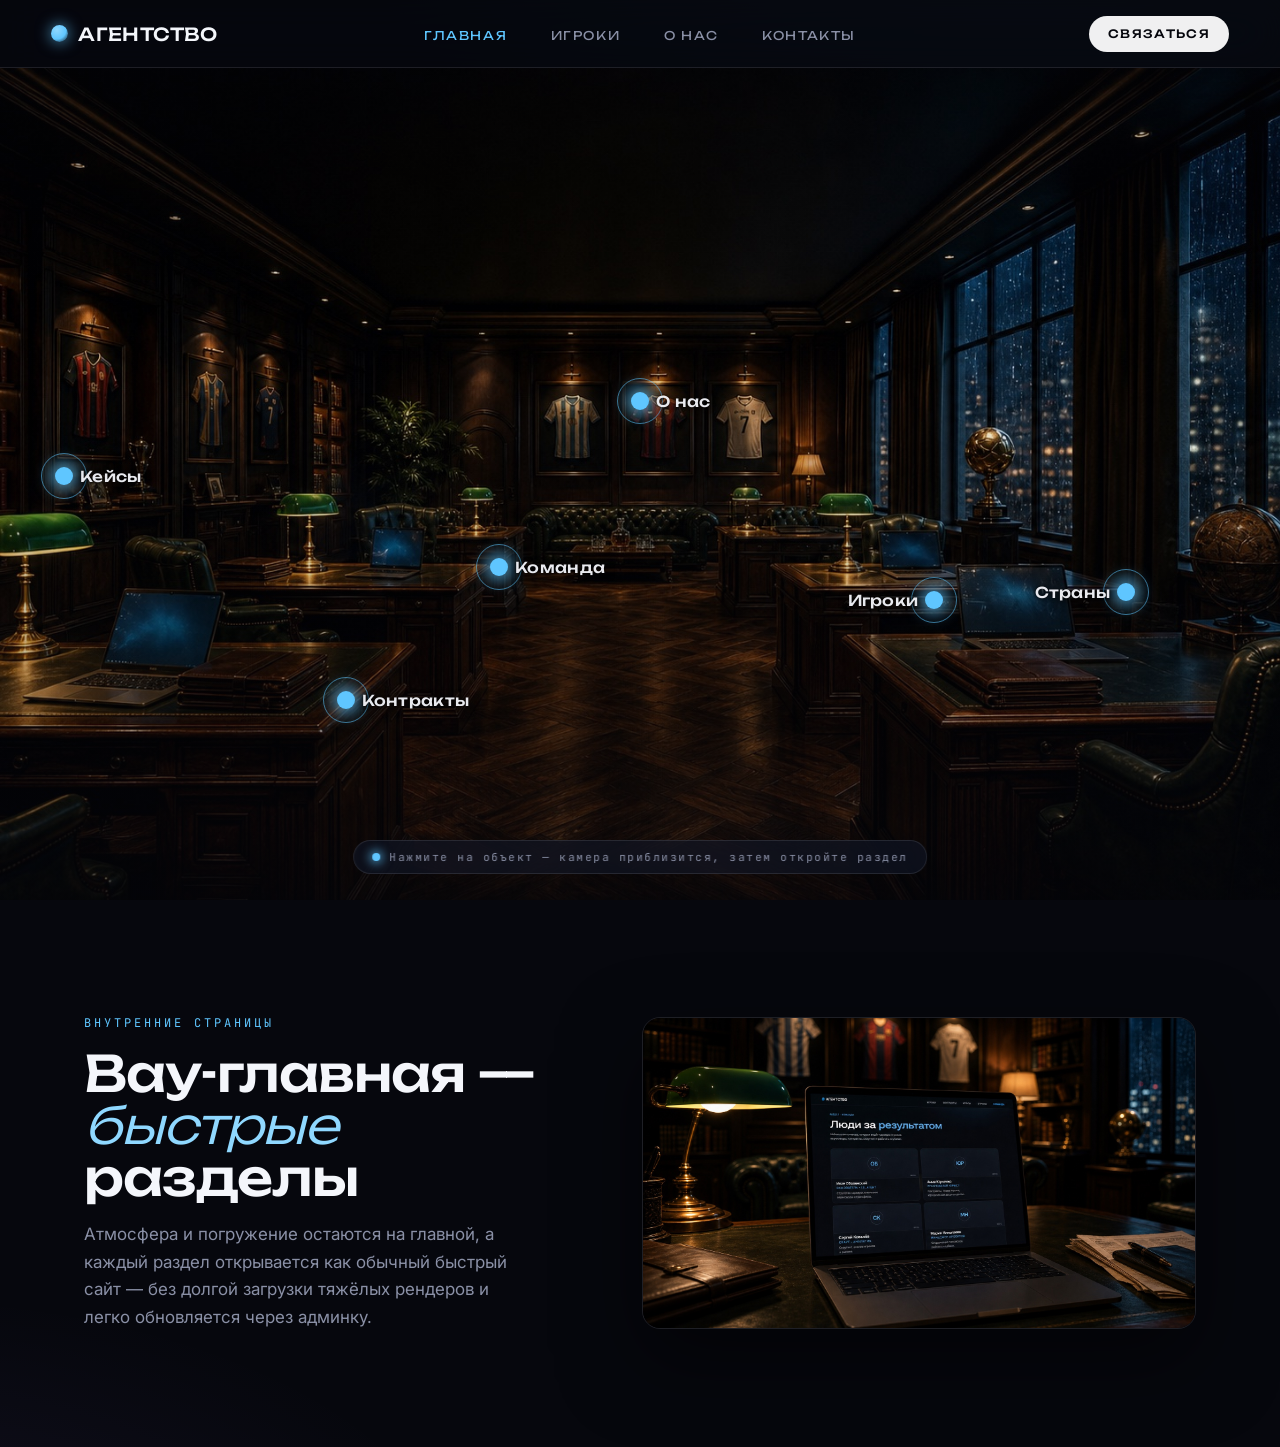
<file: index.html>
<!doctype html>
<html lang="ru">
<head>
<meta charset="UTF-8" />
<meta name="viewport" content="width=device-width, initial-scale=1" />
<title>Спортивное агентство — демо</title>
<link rel="preconnect" href="https://fonts.googleapis.com" />
<link rel="preconnect" href="https://fonts.gstatic.com" crossorigin />
<link href="https://fonts.googleapis.com/css2?family=Unbounded:wght@400;500;600&family=Inter:wght@400;500;600&family=JetBrains+Mono:wght@400;500&display=swap" rel="stylesheet" />
<link rel="stylesheet" href="style.css" />
<style>
  .stage{ position:relative; width:100%; height:calc(100vh - 68px); min-height:480px; overflow:hidden; background:#06070D; }
  .stage__zoom{ position:absolute; inset:0; background:url('scene.jpg') center/cover no-repeat;
    transition:transform 0.85s cubic-bezier(.66,0,.34,1); will-change:transform; transform-origin:50% 50%; }
  .stage__zoom::after{ content:''; position:absolute; inset:0;
    background:linear-gradient(180deg, rgba(6,7,13,.30), transparent 30%, rgba(6,7,13,.25) 75%, rgba(6,7,13,.55)); }
  /* затемнение в конце наезда — частичное, объект остаётся виден под кнопкой */
  .stage__fade{ position:absolute; inset:0; background:#06070D; opacity:0; pointer-events:none;
    transition:opacity .6s ease; transition-delay:.25s; z-index:8; }
  /* чёткое фото-досье для «документных» разделов — проявляется при наезде */
  .stage__detail{ position:absolute; inset:0; background-position:center; background-size:cover; background-repeat:no-repeat;
    opacity:0; pointer-events:none; transform:scale(1.06); transform-origin:50% 55%;
    transition:opacity .6s ease, transform 1.1s cubic-bezier(.4,0,.2,1); transition-delay:.2s; z-index:7; }
  .stage__detail::after{ content:''; position:absolute; inset:0;
    background:linear-gradient(180deg, rgba(6,7,13,.25), transparent 35%, rgba(6,7,13,.45)); }

  .hot{ position:absolute; z-index:6; transform:translate(-50%,-50%); transition:opacity .3s ease; }
  .hot__dot{ position:relative; width:18px; height:18px; }
  .hot__dot::before{ content:''; position:absolute; inset:0; border-radius:50%; background:var(--accent); box-shadow:0 0 16px 5px rgba(95,198,255,.7); }
  .hot__dot::after{ content:''; position:absolute; left:50%; top:50%; width:44px; height:44px; transform:translate(-50%,-50%); border-radius:50%; border:1.5px solid rgba(95,198,255,.55); animation:pulse 2.4s ease-out infinite; }
  @keyframes pulse{ 0%{ transform:translate(-50%,-50%) scale(.6); opacity:.9;} 100%{ transform:translate(-50%,-50%) scale(1.5); opacity:0;} }
  /* Подпись: по умолчанию только название; при наведении раскрывается в мини-карточку */
  .hot__label{ position:absolute; left:24px; top:50%; transform:translateY(-50%);
    display:flex; flex-direction:column; gap:3px; white-space:nowrap;
    padding:2px 0; border:1px solid transparent; border-radius:14px; background:transparent;
    transition:padding .32s cubic-bezier(.22,1,.36,1), background .32s, border-color .32s, box-shadow .32s, transform .25s; }
  .hot--left .hot__label{ left:auto; right:24px; align-items:flex-end; }
  .hot__num{ font-family:'JetBrains Mono'; font-size:10px; letter-spacing:2px; color:var(--accent);
    max-height:0; opacity:0; overflow:hidden; transition:max-height .3s, opacity .3s; }
  .hot__name{ font-family:'Unbounded'; font-weight:500; font-size:15px; letter-spacing:.3px; color:rgba(244,246,251,.95);
    text-shadow:0 2px 10px rgba(0,0,0,.9), 0 0 3px rgba(0,0,0,.7); transition:text-shadow .3s; }
  .hot__hint{ font-family:'JetBrains Mono'; font-size:9.5px; letter-spacing:1px; color:var(--muted);
    max-height:0; opacity:0; overflow:hidden; transition:max-height .3s, opacity .3s; }
  .hot__arr{ position:absolute; top:50%; right:16px; transform:translateY(-50%); color:var(--accent); font-size:17px; line-height:1;
    opacity:0; transition:opacity .3s; pointer-events:none; }
  .hot--left .hot__arr{ right:auto; left:16px; }
  /* наведение → стеклянная мини-карточка */
  .hot:hover .hot__label{ padding:12px 44px 12px 18px; background:var(--glass); border-color:rgba(95,198,255,.42);
    box-shadow:0 14px 44px rgba(0,0,0,.6), 0 0 30px rgba(95,198,255,.22), inset 0 1px 0 rgba(255,255,255,.1);
    backdrop-filter:blur(14px) saturate(1.4); -webkit-backdrop-filter:blur(14px) saturate(1.4);
    transform:translateY(-50%) scale(1.03); }
  .hot--left:hover .hot__label{ padding:12px 18px 12px 44px; }
  .hot:hover .hot__name{ text-shadow:none; }
  .hot:hover .hot__num, .hot:hover .hot__hint{ max-height:20px; opacity:1; }
  .hot:hover .hot__arr{ opacity:1; }

  .hint{ position:absolute; left:50%; bottom:26px; transform:translateX(-50%); z-index:7;
    font-family:'JetBrains Mono'; font-size:11px; letter-spacing:1.5px; color:var(--muted);
    display:flex; align-items:center; gap:9px; background:var(--glass); border:1px solid var(--border);
    border-radius:999px; padding:9px 18px; backdrop-filter:blur(12px); -webkit-backdrop-filter:blur(12px);
    transition:opacity .3s ease; }
  .hint .pulse{ width:8px;height:8px;border-radius:50%;background:var(--accent); box-shadow:0 0 10px 3px rgba(95,198,255,.6); }

  /* ===== Слой кнопки «Перейти» (2-й шаг) ===== */
  .cta-layer{ position:absolute; inset:0; z-index:9; display:flex; flex-direction:column; align-items:center; justify-content:center; gap:16px;
    opacity:0; pointer-events:none; transition:opacity .45s ease; transition-delay:.55s; }
  .cta-layer.show{ opacity:1; pointer-events:auto; }
  .cta-kick{ font-family:'JetBrains Mono'; font-size:12px; letter-spacing:3px; text-transform:uppercase; color:var(--accent);
    background:rgba(8,11,20,.6); border:1px solid rgba(95,198,255,.3); border-radius:999px; padding:8px 16px; backdrop-filter:blur(10px); }
  .cta-go{ display:inline-flex; align-items:center; gap:14px; padding:18px 36px; border-radius:999px; cursor:pointer;
    background:rgba(255,255,255,.96); color:#06070D; font-family:'Unbounded'; font-weight:500; font-size:18px; letter-spacing:1px; text-transform:uppercase;
    box-shadow:0 0 0 8px rgba(95,198,255,.12), 0 20px 60px rgba(0,0,0,.55), 0 0 50px rgba(95,198,255,.35);
    transition:transform .25s, box-shadow .25s; }
  .cta-go:hover{ transform:translateY(-2px); box-shadow:0 0 0 10px rgba(95,198,255,.16), 0 24px 70px rgba(0,0,0,.6), 0 0 60px rgba(95,198,255,.5); }
  .cta-go .arr{ color:#0A66B0; font-size:22px; }
  .cta-sub{ font-family:'JetBrains Mono'; font-size:11px; letter-spacing:1.5px; color:#C9CEDC; }
  .cta-back{ position:absolute; top:22px; left:22px; display:inline-flex; align-items:center; gap:8px; cursor:pointer;
    font-family:'JetBrains Mono'; font-size:12px; letter-spacing:1px; color:var(--muted); background:var(--glass);
    border:1px solid var(--border); border-radius:999px; padding:9px 16px; backdrop-filter:blur(12px); transition:color .2s, border-color .2s; }
  .cta-back:hover{ color:var(--accent); border-color:rgba(95,198,255,.4); }

  /* состояние «наезд» */
  .stage.zooming .stage__zoom{ transform:scale(2.9); }
  .stage.zooming .hot, .stage.zooming .hint{ opacity:0; pointer-events:none; }
  .stage.zooming .stage__fade{ opacity:.5; }
  /* документный наезд: показываем чёткое фото-досье, затемнение слабее */
  .stage.zooming.detail .stage__detail{ opacity:1; transform:scale(1); }
  .stage.zooming.detail .stage__fade{ opacity:.2; }

  /* ===== Прелоадер (грузит тяжёлую сцену, даёт обратную связь) ===== */
  .loader{ position:fixed; inset:0; z-index:200; display:flex; flex-direction:column; align-items:center; justify-content:center; gap:24px;
    background:radial-gradient(900px 500px at 50% 38%, #0B0E18, #06070D 70%);
    transition:opacity .7s ease, visibility .7s; }
  .loader.done{ opacity:0; visibility:hidden; }
  .loader__logo{ display:flex; align-items:center; gap:13px; font-family:'Unbounded'; font-weight:500; font-size:23px; letter-spacing:1.5px; color:var(--text); }
  .loader__logo .dot{ width:21px; height:21px; border-radius:50%; background:radial-gradient(circle at 35% 30%, #8FD8FF, #5FC6FF 55%, #06070D 100%); animation:lpulse 1.7s ease-in-out infinite; }
  @keyframes lpulse{ 0%,100%{ box-shadow:0 0 16px 3px rgba(95,198,255,.40);} 50%{ box-shadow:0 0 34px 8px rgba(95,198,255,.80);} }
  .loader__bar{ width:210px; height:2px; background:rgba(255,255,255,.10); border-radius:2px; overflow:hidden; }
  .loader__bar i{ display:block; height:100%; width:0%; background:linear-gradient(90deg, var(--accent), var(--violet)); box-shadow:0 0 12px rgba(95,198,255,.6); transition:width .35s cubic-bezier(.4,0,.2,1); }
  .loader__pct{ font-family:'JetBrains Mono'; font-size:11px; letter-spacing:2.5px; text-transform:uppercase; color:var(--muted); }

  /* ===== Showcase под сценой: девайс-мокап ===== */
  .showcase{ display:grid; grid-template-columns:1fr 1.12fr; gap:clamp(28px,5vw,64px); align-items:center;
    max-width:1240px; margin:0 auto; padding:clamp(64px,9vw,116px) clamp(20px,5vw,72px); }
  .showcase__k{ font-family:'JetBrains Mono'; font-size:12px; letter-spacing:3px; text-transform:uppercase; color:var(--accent); margin-bottom:16px; }
  .showcase h2{ font-size:clamp(30px,4.4vw,50px); line-height:1.04; margin-bottom:18px; }
  .showcase p{ font-size:clamp(15px,1.4vw,17px); line-height:1.62; color:var(--muted); max-width:440px; }
  .showcase__img{ position:relative; border-radius:18px; overflow:hidden; border:1px solid var(--border); box-shadow:0 30px 80px rgba(0,0,0,.5); }
  .showcase__img img{ display:block; width:100%; height:auto; }
  @media (max-width:860px){ .showcase{ grid-template-columns:1fr; gap:30px; } }

  @media (prefers-reduced-motion:reduce){ .stage__zoom, .stage__fade, .stage__detail, .loader{ transition:none; } }
  @media (max-width:680px){
    .hot__label{ display:none; }
    .stage{ height:62vh; }
    .cta-go{ font-size:15px; padding:15px 28px; }
  }
</style>
</head>
<body>

  <!-- Прелоадер: ждёт загрузку сцены, затем плавно уходит -->
  <div class="loader" id="loader">
    <div class="loader__logo"><span class="dot"></span> АГЕНТСТВО</div>
    <div class="loader__bar"><i id="lbar"></i></div>
    <div class="loader__pct" id="lpct">Загрузка сцены · 0%</div>
  </div>

  <nav class="nav">
    <a href="index.html" class="nav__logo"><span class="dot"></span> АГЕНТСТВО</a>
    <ul class="nav__links">
      <li><a href="index.html" class="on">Главная</a></li>
      <li><a href="players.html">Игроки</a></li>
      <li><a href="about.html">О нас</a></li>
      <li><a href="contact.html">Контакты</a></li>
    </ul>
    <a href="contact.html" class="nav__cta">Связаться</a>
  </nav>

  <div class="stage" id="stage">
    <div class="stage__zoom" id="zoom"></div>
    <div class="stage__detail" id="detail"></div>
    <div class="stage__fade"></div>

    <!-- Ноутбук → Игроки -->
    <a class="hot hot--left" data-x="73%" data-y="64%" data-cta="Перейти на сайт" data-kick="Игроки" data-detail="desk-players.jpg" href="players.html">
      <div class="hot__dot"></div>
      <div class="hot__label"><span class="hot__num">01</span><span class="hot__name">Игроки</span><span class="hot__hint">карточки · статистика</span><span class="hot__arr">→</span></div>
    </a>
    <!-- Папки → Контракты -->
    <a class="hot" data-x="27%" data-y="76%" data-cta="Открыть документ" data-kick="Контракты" data-detail="doc-contracts.jpg" href="contracts.html">
      <div class="hot__dot"></div>
      <div class="hot__label"><span class="hot__num">02</span><span class="hot__name">Контракты</span><span class="hot__hint">досье · документы</span><span class="hot__arr">→</span></div>
    </a>
    <!-- Трофей → Кейсы -->
    <a class="hot" data-x="5%" data-y="49%" data-cta="Перейти на сайт" data-kick="Кейсы" href="cases.html">
      <div class="hot__dot"></div>
      <div class="hot__label"><span class="hot__num">03</span><span class="hot__name">Кейсы</span><span class="hot__hint">переходы · результаты</span><span class="hot__arr">→</span></div>
    </a>
    <!-- Глобус → Страны -->
    <a class="hot hot--left" data-x="88%" data-y="63%" data-cta="Открыть раздел" data-kick="Страны" href="countries.html">
      <div class="hot__dot"></div>
      <div class="hot__label"><span class="hot__num">04</span><span class="hot__name">Страны</span><span class="hot__hint">география работы</span><span class="hot__arr">→</span></div>
    </a>
    <!-- Джерси → О нас -->
    <a class="hot" data-x="50%" data-y="40%" data-cta="Открыть раздел" data-kick="О нас" data-detail="room-about.jpg" href="about.html">
      <div class="hot__dot"></div>
      <div class="hot__label"><span class="hot__num">05</span><span class="hot__name">О нас</span><span class="hot__hint">история · философия</span><span class="hot__arr">→</span></div>
    </a>
    <!-- Стол с лампой → Команда -->
    <a class="hot" data-x="39%" data-y="60%" data-cta="Перейти на сайт" data-kick="Команда" data-detail="device-team.jpg" href="team.html">
      <div class="hot__dot"></div>
      <div class="hot__label"><span class="hot__num">06</span><span class="hot__name">Команда</span><span class="hot__hint">люди · роли</span><span class="hot__arr">→</span></div>
    </a>

    <div class="hint"><span class="pulse"></span> Нажмите на объект — камера приблизится, затем откройте раздел</div>

    <!-- Слой 2-го шага: кнопка перейти -->
    <div class="cta-layer" id="ctaLayer">
      <button class="cta-back" id="ctaBack">‹ назад</button>
      <span class="cta-kick" id="ctaKick">Раздел</span>
      <a class="cta-go" id="ctaGo" href="#"><span id="ctaText">Перейти</span><span class="arr">→</span></a>
      <span class="cta-sub">нажмите, чтобы открыть страницу</span>
    </div>
  </div>

  <!-- Showcase под сценой: реальный вид сайта на устройстве -->
  <section class="showcase">
    <div>
      <div class="showcase__k">Внутренние страницы</div>
      <h2>Вау-главная — <em>быстрые</em> разделы</h2>
      <p>Атмосфера и погружение остаются на главной, а каждый раздел открывается как обычный быстрый сайт — без долгой загрузки тяжёлых рендеров и легко обновляется через админку.</p>
    </div>
    <div class="showcase__img"><img src="device-team.jpg" alt="Раздел «Команда» на ноутбуке" loading="lazy" /></div>
  </section>

  <script>
    /* ===== Прелоадер: ждём реальную загрузку сцены ===== */
    (function(){
      const loader = document.getElementById('loader');
      const bar = document.getElementById('lbar');
      const pct = document.getElementById('lpct');
      let p = 0, finished = false;
      const tick = setInterval(() => {              // плавный «прогрев» до 90%, пока грузится
        if (p < 90){ p += Math.max(.6, (90 - p) * .045); update(); }
      }, 60);
      function update(){ bar.style.width = p + '%'; pct.textContent = 'Загрузка сцены · ' + Math.round(p) + '%'; }
      function finish(){
        if (finished) return; finished = true;
        clearInterval(tick); p = 100; bar.style.width = '100%';
        pct.textContent = 'Готово · 100%';
        setTimeout(() => loader.classList.add('done'), 280);
      }
      const img = new Image();
      img.onload = finish; img.onerror = finish;
      img.src = 'scene.jpg';
      if (img.complete) finish();
      window.addEventListener('load', finish);
      setTimeout(finish, 7000);                     // страховка, если изображение не отдалось
    })();

    const stage = document.getElementById('stage');
    const zoom  = document.getElementById('zoom');
    const detail = document.getElementById('detail');
    const ctaLayer = document.getElementById('ctaLayer');
    const ctaGo = document.getElementById('ctaGo');
    const ctaText = document.getElementById('ctaText');
    const ctaKick = document.getElementById('ctaKick');
    const ctaBack = document.getElementById('ctaBack');
    const reduce = window.matchMedia('(prefers-reduced-motion: reduce)').matches;

    function back(){ stage.classList.remove('zooming','detail'); ctaLayer.classList.remove('show'); }
    // сброс «наезда» при каждом показе страницы (в т.ч. возврат «назад» из bfcache)
    window.addEventListener('pageshow', back);

    document.querySelectorAll('.hot').forEach((a) => {
      // позиция точки на сцене (координаты также служат центром наезда)
      a.style.left = a.dataset.x;
      a.style.top  = a.dataset.y;
      a.addEventListener('click', (e) => {
        const href = a.getAttribute('href');
        if (reduce){ return; }            // без анимации — обычный переход
        e.preventDefault();
        // ШАГ 1 — наезд на объект
        zoom.style.transformOrigin = a.dataset.x + ' ' + a.dataset.y;
        // документные разделы — проявляем чёткое фото-досье поверх сцены
        if (a.dataset.detail){
          detail.style.backgroundImage = "url('" + a.dataset.detail + "')";
          stage.classList.add('detail');
        } else {
          stage.classList.remove('detail');
        }
        stage.classList.add('zooming');
        // подготовить ШАГ 2 — кнопка перейти
        ctaGo.setAttribute('href', href);
        ctaText.textContent = a.dataset.cta;
        ctaKick.textContent = 'Раздел · ' + a.dataset.kick;
        ctaLayer.classList.add('show');
      });
    });

    ctaBack.addEventListener('click', back);
    document.addEventListener('keydown', (e) => { if (e.key === 'Escape') back(); });
  </script>

</body>
</html>
</file>
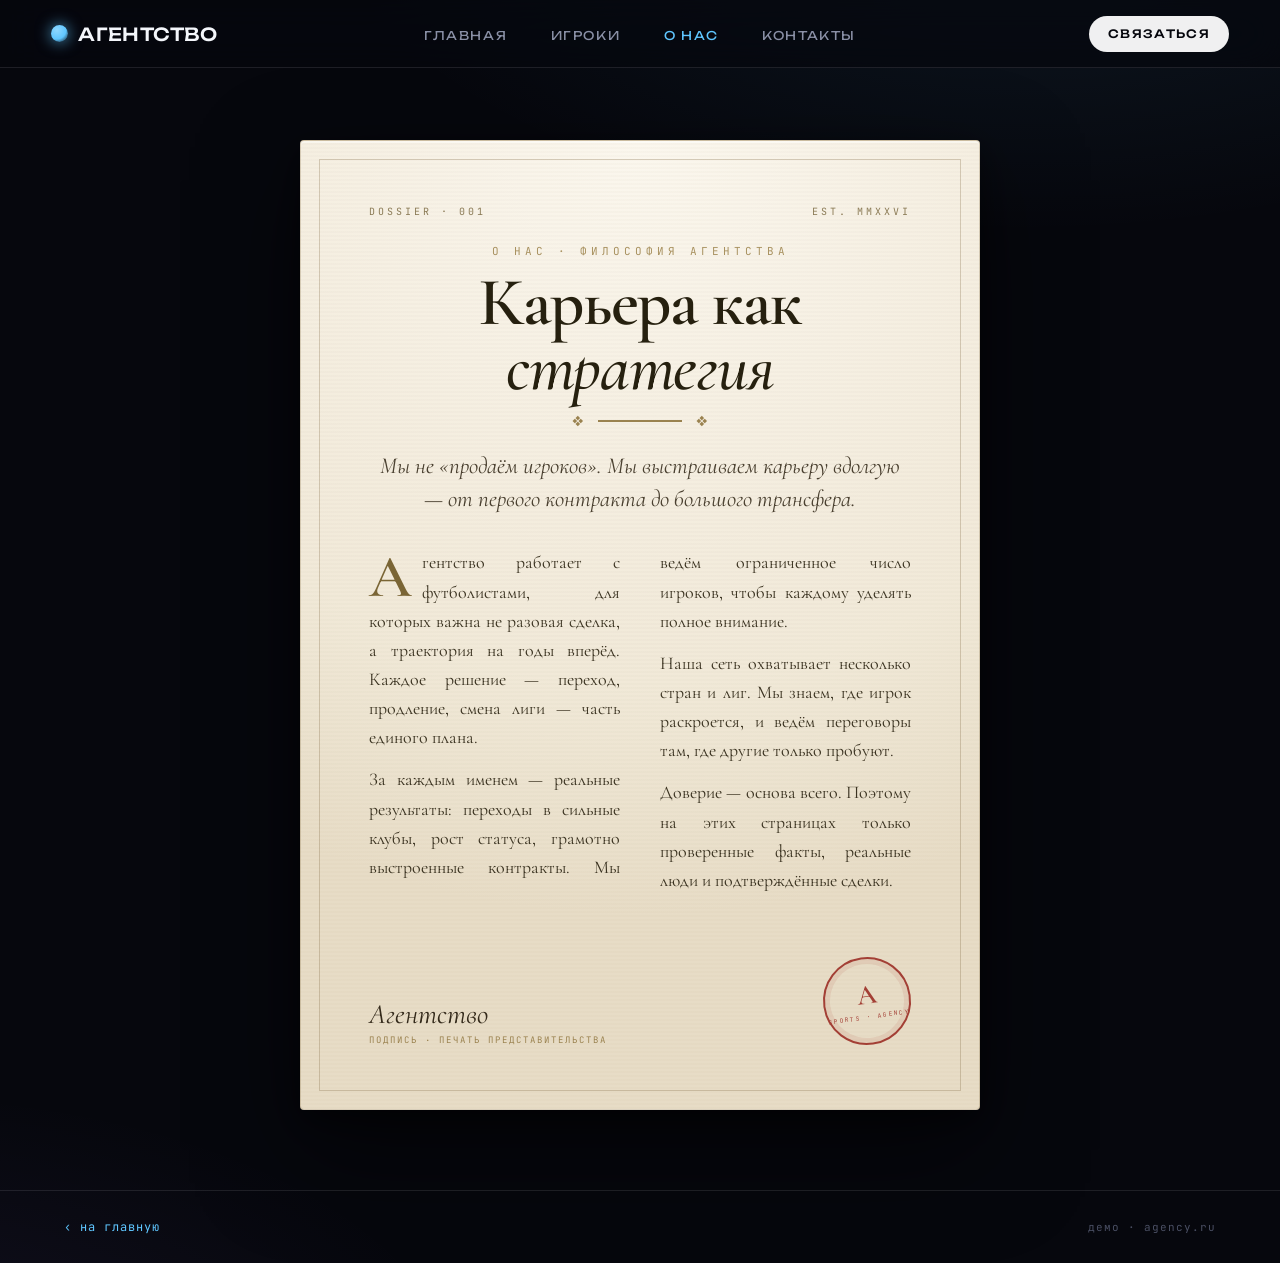
<file: about.html>
<!doctype html>
<html lang="ru">
<head>
<meta charset="UTF-8" />
<meta name="viewport" content="width=device-width, initial-scale=1" />
<title>О нас — Спортивное агентство</title>
<link rel="preconnect" href="https://fonts.googleapis.com" />
<link rel="preconnect" href="https://fonts.gstatic.com" crossorigin />
<link href="https://fonts.googleapis.com/css2?family=Unbounded:wght@400;500&family=Cormorant+Garamond:ital,wght@0,400;0,500;0,600;1,400;1,500&family=Inter:wght@400;500&family=JetBrains+Mono:wght@400;500&display=swap" rel="stylesheet" />
<link rel="stylesheet" href="style.css" />
<style>
  .wrap{ display:flex; justify-content:center; padding:clamp(36px,6vw,72px) 20px 0; }
  .sheet{ position:relative; width:100%; max-width:680px;
    background:
      repeating-linear-gradient(0deg, rgba(120,100,70,.025) 0 2px, transparent 2px 4px),
      radial-gradient(120% 80% at 50% 0%, #FBF7EE, #F1E9D8 70%, #E7DCC6 100%);
    border:1px solid rgba(120,95,55,.25); border-radius:4px;
    box-shadow:0 2px 0 rgba(255,255,255,.4) inset, 0 40px 100px rgba(0,0,0,.55), 0 10px 30px rgba(0,0,0,.4);
    padding:clamp(40px,6vw,64px) clamp(28px,6vw,68px); color:#2B2417; }
  .sheet::before{ content:''; position:absolute; inset:18px; border:1px solid rgba(120,95,55,.28); pointer-events:none; }
  .s-top{ display:flex; justify-content:space-between; font-family:'JetBrains Mono'; font-size:10px; letter-spacing:3px; text-transform:uppercase; color:#8A7A55; margin-bottom:26px; }
  .kicker{ font-family:'JetBrains Mono'; font-size:11px; letter-spacing:4px; text-transform:uppercase; color:#A8915F; text-align:center; margin-bottom:13px; }
  .title{ font-family:'Cormorant Garamond'; font-weight:600; font-size:clamp(44px,8vw,68px); line-height:.95; text-align:center; color:#26200F; }
  .title em{ font-style:italic; font-weight:500; color:#26200F; }
  .rule{ width:84px; height:1.5px; background:#9A824F; margin:20px auto 28px; position:relative; }
  .rule::before,.rule::after{ content:'❖'; position:absolute; top:50%; transform:translateY(-50%); color:#9A824F; font-size:11px; }
  .rule::before{ left:-26px; } .rule::after{ right:-26px; }
  .stand{ font-family:'Cormorant Garamond'; font-style:italic; font-size:clamp(19px,2.6vw,23px); line-height:1.45; text-align:center; color:#4A4030; max-width:520px; margin:0 auto 32px; }
  .cols{ columns:2; column-gap:40px; font-family:'Cormorant Garamond'; font-size:18px; line-height:1.62; color:#3A3220; text-align:justify; }
  @media (max-width:560px){ .cols{ columns:1; } }
  .cols p{ margin-bottom:13px; }
  .cols p:first-child::first-letter{ font-family:'Cormorant Garamond'; font-weight:600; font-size:60px; line-height:.78; float:left; padding:6px 10px 0 0; color:#7A6535; }
  .s-foot{ margin-top:34px; padding-top:28px; display:flex; align-items:flex-end; justify-content:space-between; gap:16px; flex-wrap:wrap; }
  .sign{ font-family:'Cormorant Garamond'; font-style:italic; font-size:28px; color:#33291A; line-height:1; }
  .sign small{ display:block; font-family:'JetBrains Mono'; font-style:normal; font-size:9px; letter-spacing:2px; text-transform:uppercase; color:#9A824F; margin-top:8px; }
  .seal{ width:88px;height:88px;border-radius:50%; border:2px double #9A2A22; color:#9A2A22; display:flex; flex-direction:column; align-items:center; justify-content:center; transform:rotate(-8deg); opacity:.88; box-shadow:inset 0 0 0 5px rgba(154,42,34,.10); }
  .seal .m{ font-family:'Cormorant Garamond'; font-weight:600; font-size:28px; line-height:1; }
  .seal .t{ font-family:'JetBrains Mono'; font-size:6px; letter-spacing:1.5px; margin-top:4px; }
</style>
</head>
<body>
  <nav class="nav">
    <a href="index.html" class="nav__logo"><span class="dot"></span> АГЕНТСТВО</a>
    <ul class="nav__links">
      <li><a href="index.html">Главная</a></li>
      <li><a href="players.html">Игроки</a></li>
      <li><a href="about.html" class="on">О нас</a></li>
      <li><a href="contact.html">Контакты</a></li>
    </ul>
    <a href="contact.html" class="nav__cta">Связаться</a>
  </nav>

  <main class="wrap">
    <article class="sheet reveal">
      <div class="s-top"><span>Dossier · 001</span><span>Est. MMXXVI</span></div>
      <div class="kicker">О нас · философия агентства</div>
      <h1 class="title">Карьера как <em>стратегия</em></h1>
      <div class="rule"></div>
      <p class="stand">Мы не «продаём игроков». Мы выстраиваем карьеру вдолгую — от первого контракта до большого трансфера.</p>
      <div class="cols">
        <p>Агентство работает с футболистами, для которых важна не разовая сделка, а траектория на годы вперёд. Каждое решение — переход, продление, смена лиги — часть единого плана.</p>
        <p>За каждым именем — реальные результаты: переходы в сильные клубы, рост статуса, грамотно выстроенные контракты. Мы ведём ограниченное число игроков, чтобы каждому уделять полное внимание.</p>
        <p>Наша сеть охватывает несколько стран и лиг. Мы знаем, где игрок раскроется, и ведём переговоры там, где другие только пробуют.</p>
        <p>Доверие — основа всего. Поэтому на этих страницах только проверенные факты, реальные люди и подтверждённые сделки.</p>
      </div>
      <div class="s-foot">
        <div class="sign">Агентство<small>Подпись · печать представительства</small></div>
        <div class="seal"><span class="m">A</span><span class="t">SPORTS · AGENCY</span></div>
      </div>
    </article>
  </main>

  <footer class="foot">
    <a href="index.html" class="back">‹ на главную</a>
    <span>демо · agency.ru</span>
  </footer>
</body>
</html>
</file>
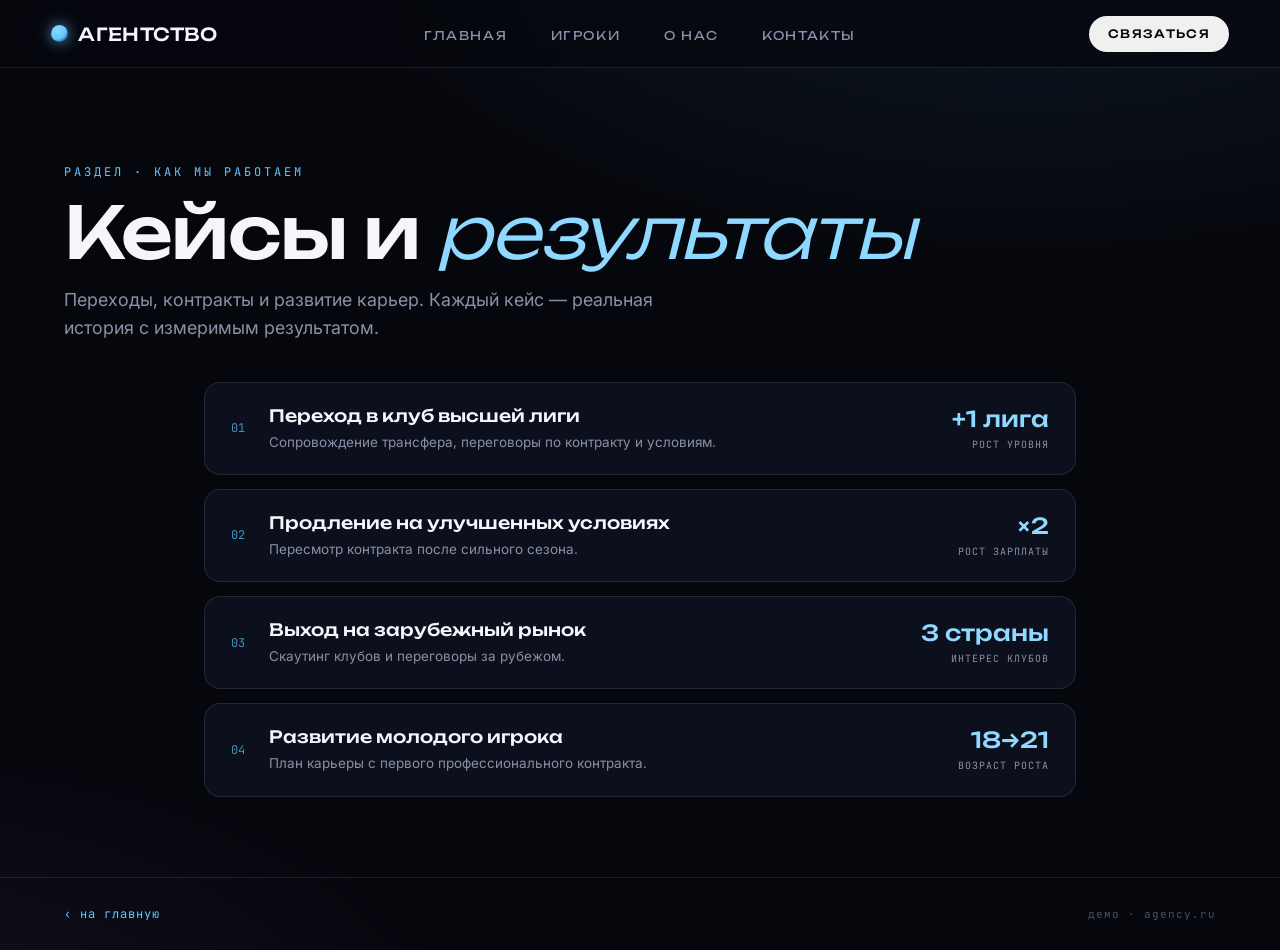
<file: cases.html>
<!doctype html>
<html lang="ru">
<head>
<meta charset="UTF-8" />
<meta name="viewport" content="width=device-width, initial-scale=1" />
<title>Кейсы — Спортивное агентство</title>
<link href="https://fonts.googleapis.com/css2?family=Unbounded:wght@400;500;600&family=Inter:wght@400;500;600&family=JetBrains+Mono:wght@400;500&display=swap" rel="stylesheet" />
<link rel="stylesheet" href="style.css" />
<style>
  .wrap{ max-width:1000px; margin:0 auto; padding:0 clamp(20px,5vw,72px); }
  .case{ display:grid; grid-template-columns:auto 1fr auto; gap:24px; align-items:center;
    background:var(--glass); border:1px solid var(--border); border-radius:16px; padding:22px 26px; margin-bottom:14px; transition:border-color .3s, transform .3s; }
  .case:hover{ border-color:rgba(95,198,255,.35); transform:translateX(4px); }
  .case__n{ font-family:'JetBrains Mono'; font-size:12px; color:var(--accent); opacity:.7; }
  .case__t{ font-family:'Unbounded'; font-weight:500; font-size:17px; margin-bottom:6px; }
  .case__d{ font-size:13.5px; color:var(--muted); line-height:1.5; }
  .case__res{ text-align:right; }
  .case__res b{ font-family:'Unbounded'; font-weight:500; font-size:22px; color:#8FD8FF; display:block; }
  .case__res span{ font-family:'JetBrains Mono'; font-size:10px; letter-spacing:1px; text-transform:uppercase; color:var(--muted); }
  @media (max-width:680px){ .case{ grid-template-columns:1fr; gap:10px; } .case__res{ text-align:left; } }
</style>
</head>
<body>
  <nav class="nav">
    <a href="index.html" class="nav__logo"><span class="dot"></span> АГЕНТСТВО</a>
    <ul class="nav__links">
      <li><a href="index.html">Главная</a></li>
      <li><a href="players.html">Игроки</a></li>
      <li><a href="about.html">О нас</a></li>
      <li><a href="contact.html">Контакты</a></li>
    </ul>
    <a href="contact.html" class="nav__cta">Связаться</a>
  </nav>

  <header class="head reveal">
    <div class="head__k">Раздел · Как мы работаем</div>
    <h1 class="head__h">Кейсы и <em>результаты</em></h1>
    <p class="head__sub">Переходы, контракты и развитие карьер. Каждый кейс — реальная история с измеримым результатом.</p>
  </header>

  <main class="wrap">
    <div class="reveal" style="animation-delay:.08s">
      <div class="case"><div class="case__n">01</div><div><div class="case__t">Переход в клуб высшей лиги</div><div class="case__d">Сопровождение трансфера, переговоры по контракту и условиям.</div></div><div class="case__res"><b>+1 лига</b><span>рост уровня</span></div></div>
      <div class="case"><div class="case__n">02</div><div><div class="case__t">Продление на улучшенных условиях</div><div class="case__d">Пересмотр контракта после сильного сезона.</div></div><div class="case__res"><b>×2</b><span>рост зарплаты</span></div></div>
      <div class="case"><div class="case__n">03</div><div><div class="case__t">Выход на зарубежный рынок</div><div class="case__d">Скаутинг клубов и переговоры за рубежом.</div></div><div class="case__res"><b>3 страны</b><span>интерес клубов</span></div></div>
      <div class="case"><div class="case__n">04</div><div><div class="case__t">Развитие молодого игрока</div><div class="case__d">План карьеры с первого профессионального контракта.</div></div><div class="case__res"><b>18→21</b><span>возраст роста</span></div></div>
    </div>
  </main>

  <footer class="foot">
    <a href="index.html" class="back">‹ на главную</a>
    <span>демо · agency.ru</span>
  </footer>
</body>
</html>
</file>
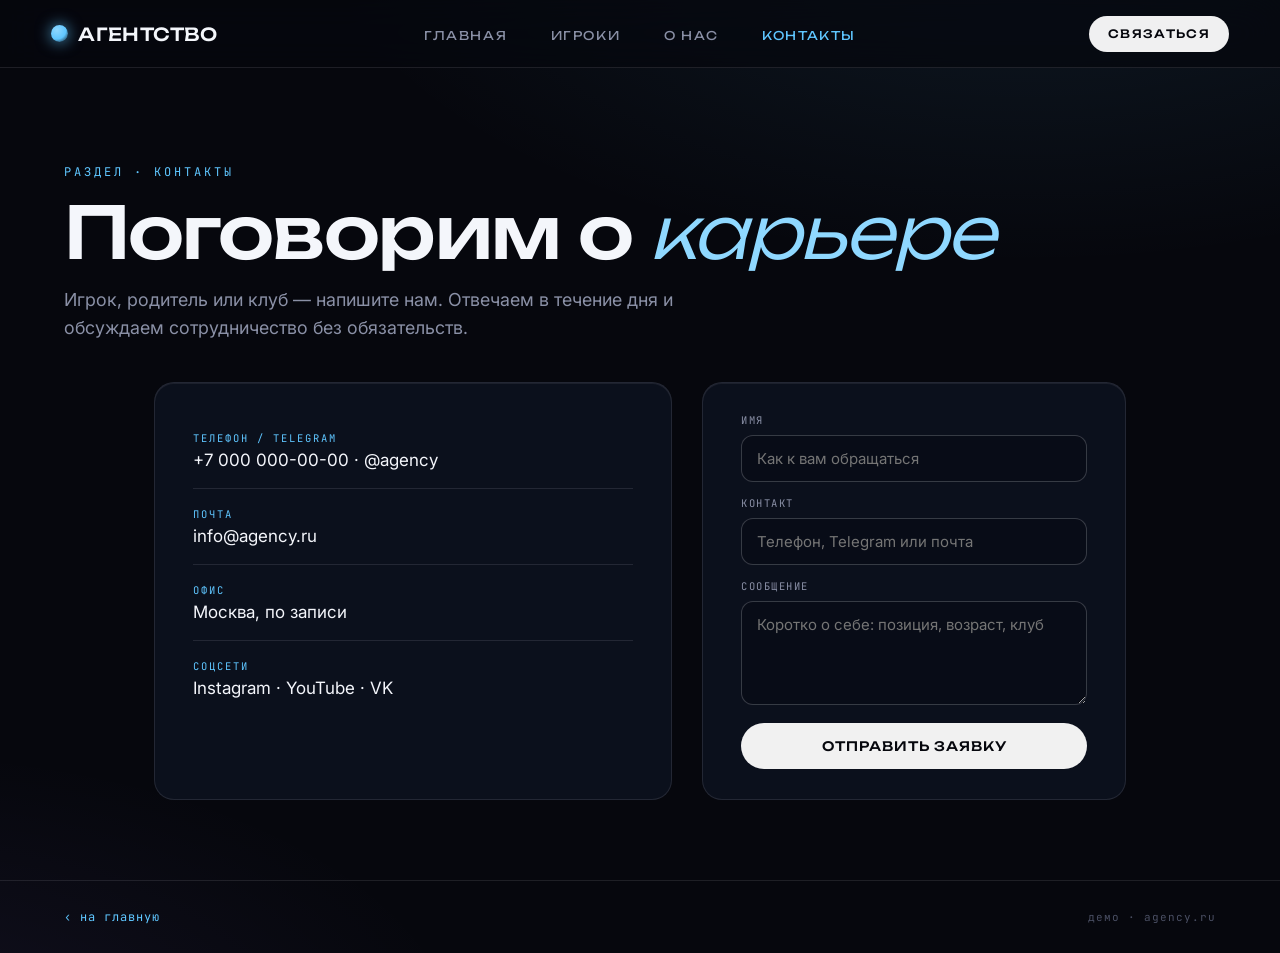
<file: contact.html>
<!doctype html>
<html lang="ru">
<head>
<meta charset="UTF-8" />
<meta name="viewport" content="width=device-width, initial-scale=1" />
<title>Контакты — Спортивное агентство</title>
<link rel="preconnect" href="https://fonts.googleapis.com" />
<link rel="preconnect" href="https://fonts.gstatic.com" crossorigin />
<link href="https://fonts.googleapis.com/css2?family=Unbounded:wght@400;500;600&family=Inter:wght@400;500;600&family=JetBrains+Mono:wght@400;500&display=swap" rel="stylesheet" />
<link rel="stylesheet" href="style.css" />
</head>
<body>
  <nav class="nav">
    <a href="index.html" class="nav__logo"><span class="dot"></span> АГЕНТСТВО</a>
    <ul class="nav__links">
      <li><a href="index.html">Главная</a></li>
      <li><a href="players.html">Игроки</a></li>
      <li><a href="about.html">О нас</a></li>
      <li><a href="contact.html" class="on">Контакты</a></li>
    </ul>
    <a href="contact.html" class="nav__cta">Связаться</a>
  </nav>

  <header class="head reveal">
    <div class="head__k">Раздел · Контакты</div>
    <h1 class="head__h">Поговорим о <em>карьере</em></h1>
    <p class="head__sub">Игрок, родитель или клуб — напишите нам. Отвечаем в течение дня и обсуждаем сотрудничество без обязательств.</p>
  </header>

  <main class="ct-wrap reveal" style="animation-delay:.08s">
    <div class="ct-card">
      <div class="ct-row"><span class="k">Телефон / Telegram</span><span class="v"><a href="tel:+70000000000">+7 000 000-00-00</a> · <a href="#">@agency</a></span></div>
      <div class="ct-row"><span class="k">Почта</span><span class="v"><a href="mailto:info@agency.ru">info@agency.ru</a></span></div>
      <div class="ct-row"><span class="k">Офис</span><span class="v">Москва, по записи</span></div>
      <div class="ct-row"><span class="k">Соцсети</span><span class="v"><a href="#">Instagram</a> · <a href="#">YouTube</a> · <a href="#">VK</a></span></div>
    </div>

    <form class="ct-card ct-form" onsubmit="event.preventDefault(); this.querySelector('button').textContent='Отправлено ✓';">
      <label>Имя</label>
      <input type="text" placeholder="Как к вам обращаться" required />
      <label>Контакт</label>
      <input type="text" placeholder="Телефон, Telegram или почта" required />
      <label>Сообщение</label>
      <textarea placeholder="Коротко о себе: позиция, возраст, клуб"></textarea>
      <button type="submit">Отправить заявку</button>
    </form>
  </main>

  <footer class="foot">
    <a href="index.html" class="back">‹ на главную</a>
    <span>демо · agency.ru</span>
  </footer>
</body>
</html>
</file>
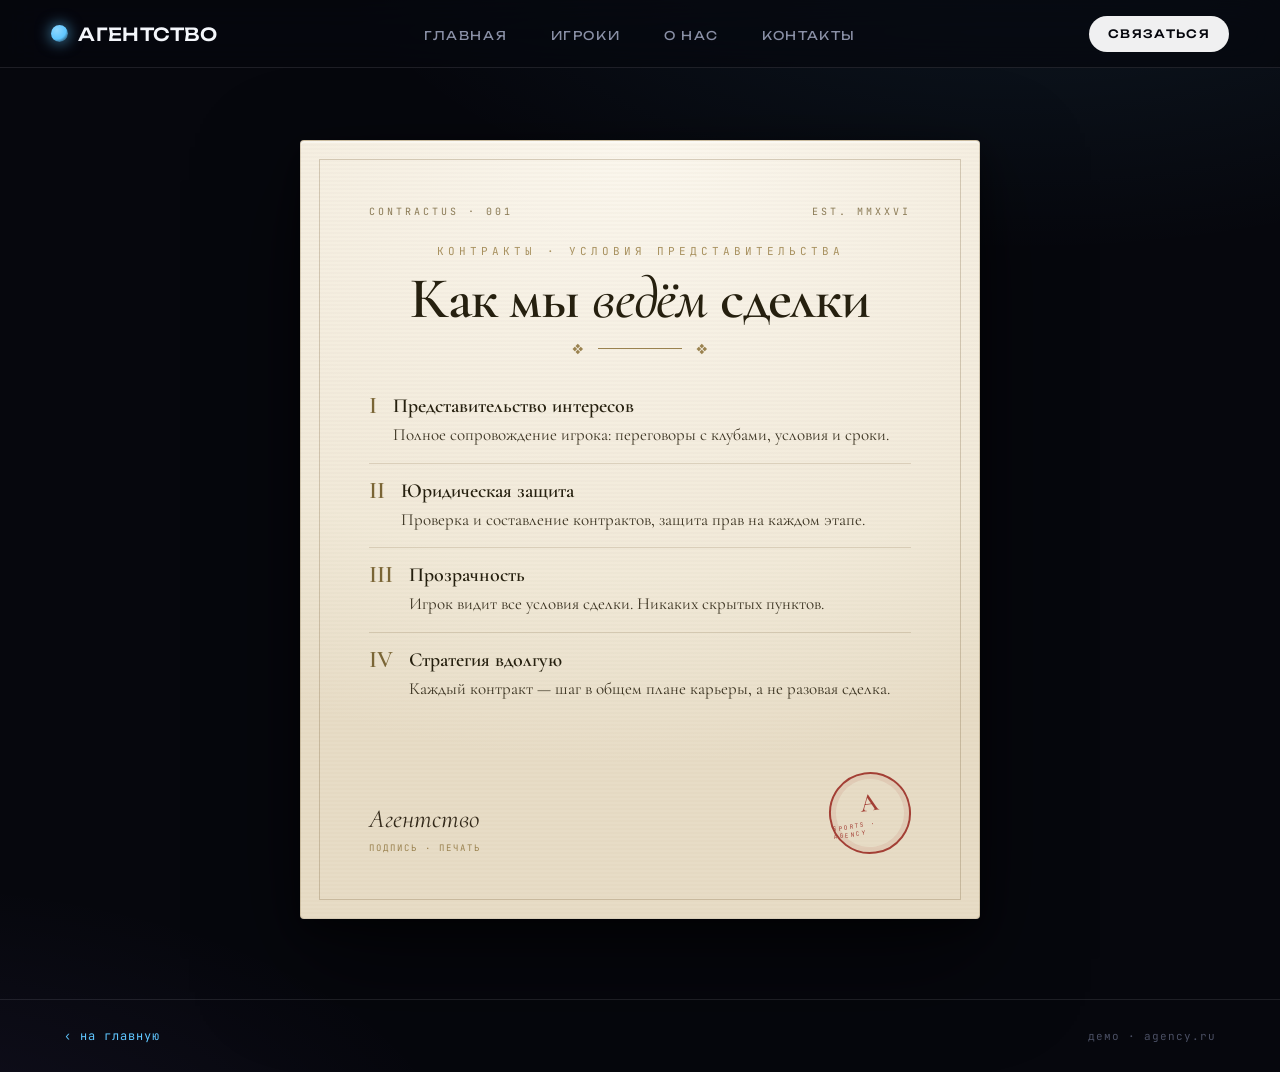
<file: contracts.html>
<!doctype html>
<html lang="ru">
<head>
<meta charset="UTF-8" />
<meta name="viewport" content="width=device-width, initial-scale=1" />
<title>Контракты — Спортивное агентство</title>
<link href="https://fonts.googleapis.com/css2?family=Unbounded:wght@400;500&family=Cormorant+Garamond:ital,wght@0,400;0,500;0,600;1,400&family=Inter:wght@400;500&family=JetBrains+Mono:wght@400;500&display=swap" rel="stylesheet" />
<link rel="stylesheet" href="style.css" />
<style>
  .wrap{ display:flex; justify-content:center; padding:clamp(36px,6vw,72px) 20px 0; }
  .sheet{ position:relative; width:100%; max-width:680px;
    background:
      repeating-linear-gradient(0deg, rgba(120,100,70,.025) 0 2px, transparent 2px 4px),
      radial-gradient(120% 80% at 50% 0%, #FBF7EE, #F1E9D8 70%, #E7DCC6 100%);
    border:1px solid rgba(120,95,55,.25); border-radius:4px;
    box-shadow:0 2px 0 rgba(255,255,255,.4) inset, 0 40px 100px rgba(0,0,0,.55), 0 10px 30px rgba(0,0,0,.4);
    padding:clamp(40px,6vw,64px) clamp(28px,6vw,68px); color:#2B2417; }
  .sheet::before{ content:''; position:absolute; inset:18px; border:1px solid rgba(120,95,55,.28); pointer-events:none; }
  .s-top{ display:flex; justify-content:space-between; font-family:'JetBrains Mono'; font-size:10px; letter-spacing:3px; text-transform:uppercase; color:#8A7A55; margin-bottom:26px; }
  .kicker{ font-family:'JetBrains Mono'; font-size:11px; letter-spacing:4px; text-transform:uppercase; color:#A8915F; text-align:center; margin-bottom:13px; }
  .title{ font-family:'Cormorant Garamond'; font-weight:600; font-size:clamp(40px,7vw,58px); line-height:.98; text-align:center; color:#26200F; }
  .title em{ font-style:italic; font-weight:500; color:#26200F; }
  .rule{ width:84px; height:1.5px; background:#9A824F; margin:20px auto 30px; position:relative; }
  .rule::before,.rule::after{ content:'❖'; position:absolute; top:50%; transform:translateY(-50%); color:#9A824F; font-size:11px; }
  .rule::before{ left:-26px; } .rule::after{ right:-26px; }
  .items{ font-family:'Cormorant Garamond'; }
  .it{ display:grid; grid-template-columns:auto 1fr; gap:16px; padding:15px 0; border-bottom:1px solid rgba(120,95,55,.2); }
  .it:last-child{ border-bottom:0; }
  .it__n{ font-family:'Cormorant Garamond'; font-weight:600; font-size:24px; color:#7A6535; line-height:1; }
  .it__t{ font-weight:600; font-size:20px; color:#26200F; margin-bottom:4px; }
  .it__d{ font-size:17px; line-height:1.5; color:#3A3220; }
  .s-foot{ margin-top:30px; padding-top:26px; display:flex; align-items:flex-end; justify-content:space-between; gap:16px; }
  .sign{ font-family:'Cormorant Garamond'; font-style:italic; font-size:26px; color:#33291A; }
  .sign small{ display:block; font-family:'JetBrains Mono'; font-style:normal; font-size:9px; letter-spacing:2px; text-transform:uppercase; color:#9A824F; margin-top:8px; }
  .seal{ width:82px;height:82px;border-radius:50%; border:2px double #9A2A22; color:#9A2A22; display:flex; flex-direction:column; align-items:center; justify-content:center; transform:rotate(-8deg); opacity:.88; box-shadow:inset 0 0 0 5px rgba(154,42,34,.10); }
  .seal .m{ font-family:'Cormorant Garamond'; font-weight:600; font-size:26px; line-height:1; }
  .seal .t{ font-family:'JetBrains Mono'; font-size:6px; letter-spacing:1.5px; margin-top:4px; }
</style>
</head>
<body>
  <nav class="nav">
    <a href="index.html" class="nav__logo"><span class="dot"></span> АГЕНТСТВО</a>
    <ul class="nav__links">
      <li><a href="index.html">Главная</a></li>
      <li><a href="players.html">Игроки</a></li>
      <li><a href="about.html">О нас</a></li>
      <li><a href="contact.html">Контакты</a></li>
    </ul>
    <a href="contact.html" class="nav__cta">Связаться</a>
  </nav>

  <main class="wrap">
    <article class="sheet reveal">
      <div class="s-top"><span>Contractus · 001</span><span>Est. MMXXVI</span></div>
      <div class="kicker">Контракты · условия представительства</div>
      <h1 class="title">Как мы <em>ведём</em> сделки</h1>
      <div class="rule"></div>
      <div class="items">
        <div class="it"><span class="it__n">I</span><div><div class="it__t">Представительство интересов</div><div class="it__d">Полное сопровождение игрока: переговоры с клубами, условия и сроки.</div></div></div>
        <div class="it"><span class="it__n">II</span><div><div class="it__t">Юридическая защита</div><div class="it__d">Проверка и составление контрактов, защита прав на каждом этапе.</div></div></div>
        <div class="it"><span class="it__n">III</span><div><div class="it__t">Прозрачность</div><div class="it__d">Игрок видит все условия сделки. Никаких скрытых пунктов.</div></div></div>
        <div class="it"><span class="it__n">IV</span><div><div class="it__t">Стратегия вдолгую</div><div class="it__d">Каждый контракт — шаг в общем плане карьеры, а не разовая сделка.</div></div></div>
      </div>
      <div class="s-foot">
        <div class="sign">Агентство<small>Подпись · печать</small></div>
        <div class="seal"><span class="m">A</span><span class="t">SPORTS · AGENCY</span></div>
      </div>
    </article>
  </main>

  <footer class="foot">
    <a href="index.html" class="back">‹ на главную</a>
    <span>демо · agency.ru</span>
  </footer>
</body>
</html>
</file>
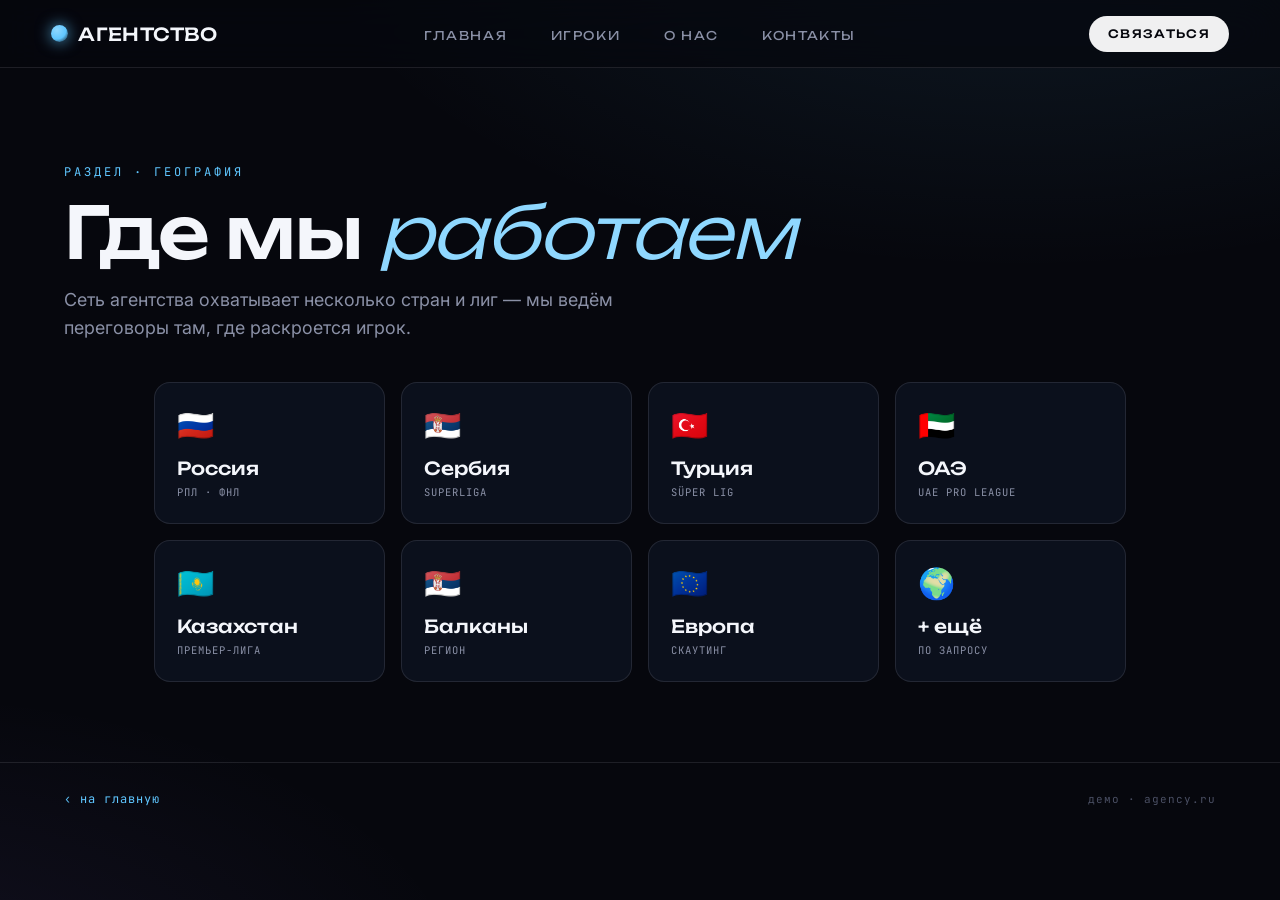
<file: countries.html>
<!doctype html>
<html lang="ru">
<head>
<meta charset="UTF-8" />
<meta name="viewport" content="width=device-width, initial-scale=1" />
<title>Страны — Спортивное агентство</title>
<link href="https://fonts.googleapis.com/css2?family=Unbounded:wght@400;500;600&family=Inter:wght@400;500;600&family=JetBrains+Mono:wght@400;500&display=swap" rel="stylesheet" />
<link rel="stylesheet" href="style.css" />
<style>
  .wrap{ max-width:1100px; margin:0 auto; padding:0 clamp(20px,5vw,72px); }
  .grid{ display:grid; grid-template-columns:repeat(4,1fr); gap:16px; }
  @media (max-width:900px){ .grid{ grid-template-columns:repeat(2,1fr); } }
  @media (max-width:480px){ .grid{ grid-template-columns:1fr; } }
  .co{ background:var(--glass); border:1px solid var(--border); border-radius:16px; padding:24px 22px; transition:border-color .3s, transform .3s; }
  .co:hover{ border-color:rgba(95,198,255,.35); transform:translateY(-4px); }
  .co__flag{ font-size:30px; margin-bottom:14px; }
  .co__name{ font-family:'Unbounded'; font-weight:500; font-size:18px; margin-bottom:6px; }
  .co__d{ font-family:'JetBrains Mono'; font-size:10.5px; letter-spacing:1px; text-transform:uppercase; color:var(--muted); }
</style>
</head>
<body>
  <nav class="nav">
    <a href="index.html" class="nav__logo"><span class="dot"></span> АГЕНТСТВО</a>
    <ul class="nav__links">
      <li><a href="index.html">Главная</a></li>
      <li><a href="players.html">Игроки</a></li>
      <li><a href="about.html">О нас</a></li>
      <li><a href="contact.html">Контакты</a></li>
    </ul>
    <a href="contact.html" class="nav__cta">Связаться</a>
  </nav>

  <header class="head reveal">
    <div class="head__k">Раздел · География</div>
    <h1 class="head__h">Где мы <em>работаем</em></h1>
    <p class="head__sub">Сеть агентства охватывает несколько стран и лиг — мы ведём переговоры там, где раскроется игрок.</p>
  </header>

  <main class="wrap">
    <div class="grid reveal" style="animation-delay:.08s">
      <div class="co"><div class="co__flag">🇷🇺</div><div class="co__name">Россия</div><div class="co__d">РПЛ · ФНЛ</div></div>
      <div class="co"><div class="co__flag">🇷🇸</div><div class="co__name">Сербия</div><div class="co__d">SuperLiga</div></div>
      <div class="co"><div class="co__flag">🇹🇷</div><div class="co__name">Турция</div><div class="co__d">Süper Lig</div></div>
      <div class="co"><div class="co__flag">🇦🇪</div><div class="co__name">ОАЭ</div><div class="co__d">UAE Pro League</div></div>
      <div class="co"><div class="co__flag">🇰🇿</div><div class="co__name">Казахстан</div><div class="co__d">Премьер-Лига</div></div>
      <div class="co"><div class="co__flag">🇷🇸</div><div class="co__name">Балканы</div><div class="co__d">регион</div></div>
      <div class="co"><div class="co__flag">🇪🇺</div><div class="co__name">Европа</div><div class="co__d">скаутинг</div></div>
      <div class="co"><div class="co__flag">🌍</div><div class="co__name">+ ещё</div><div class="co__d">по запросу</div></div>
    </div>
  </main>

  <footer class="foot">
    <a href="index.html" class="back">‹ на главную</a>
    <span>демо · agency.ru</span>
  </footer>
</body>
</html>
</file>
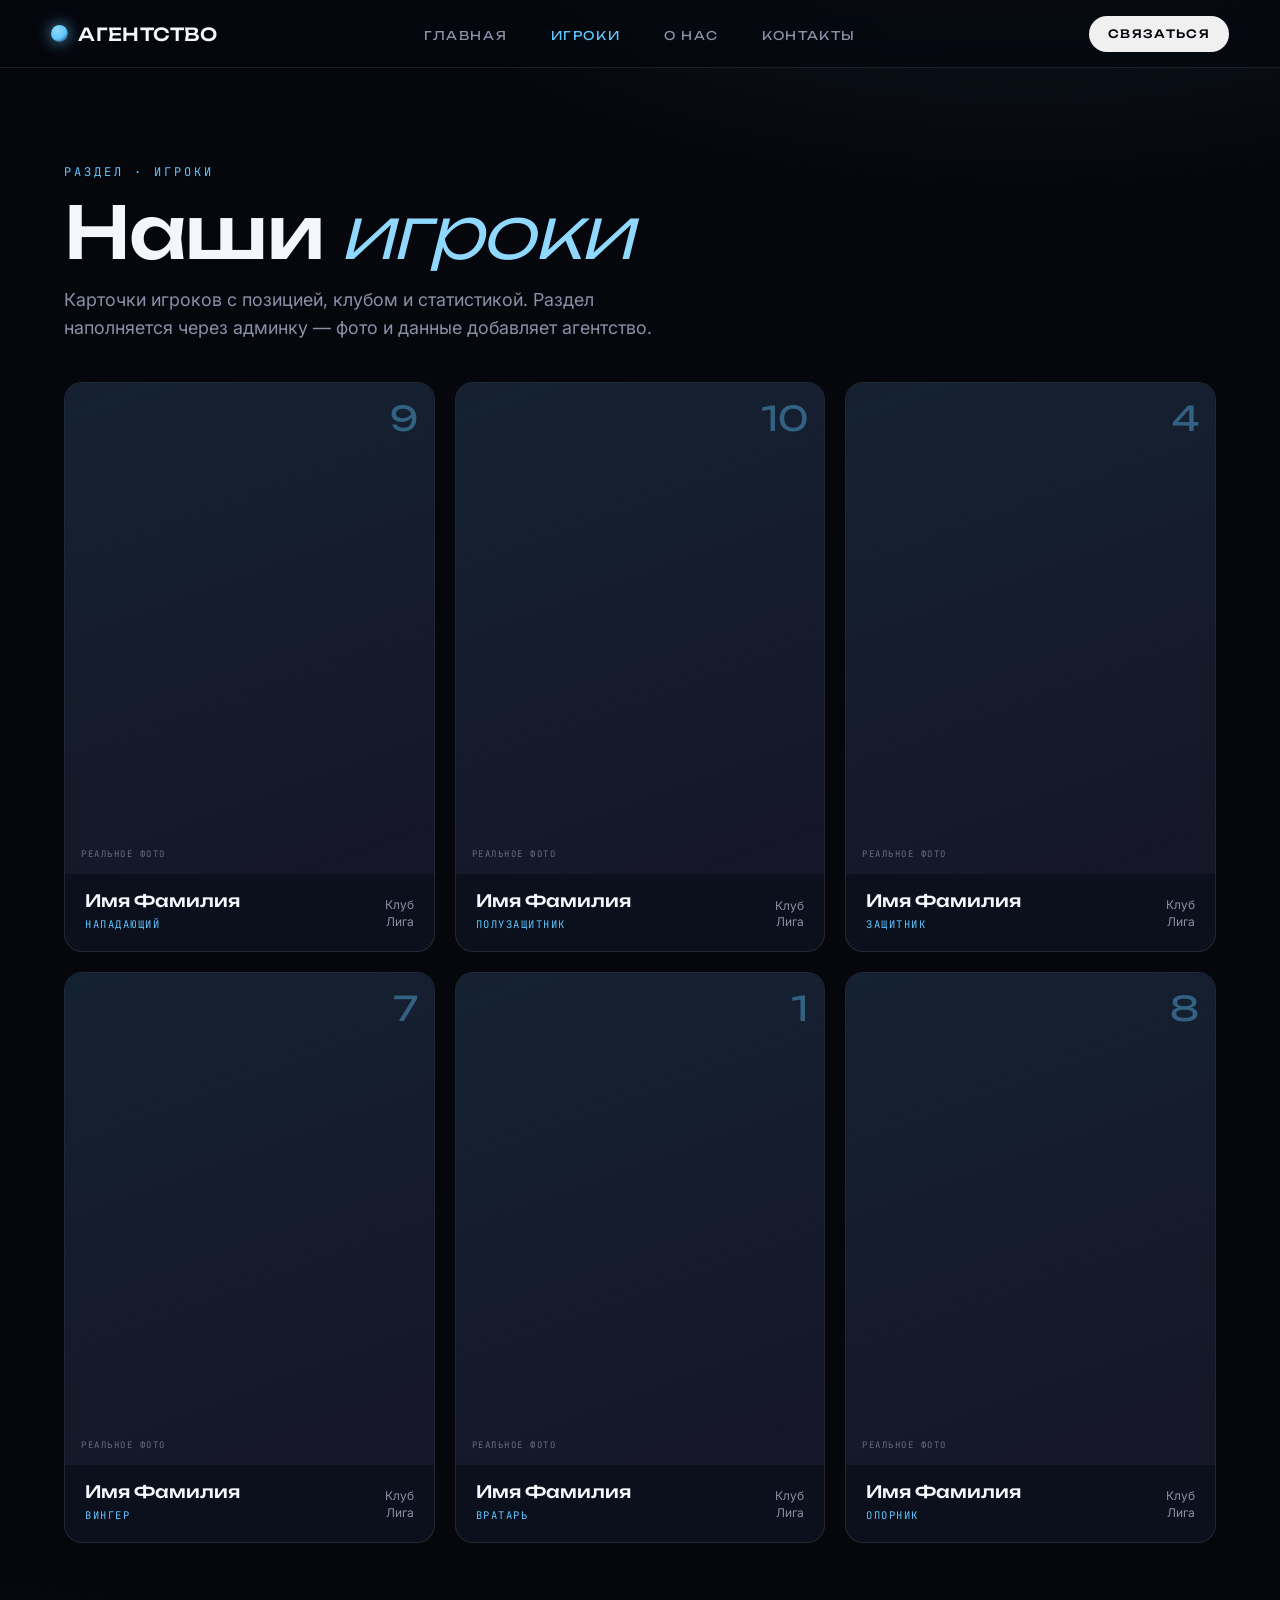
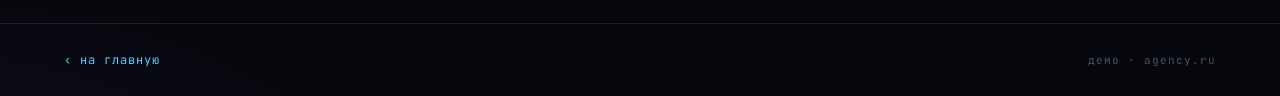
<file: players.html>
<!doctype html>
<html lang="ru">
<head>
<meta charset="UTF-8" />
<meta name="viewport" content="width=device-width, initial-scale=1" />
<title>Игроки — Спортивное агентство</title>
<link href="https://fonts.googleapis.com/css2?family=Unbounded:wght@400;500;600&family=Inter:wght@400;500;600&family=JetBrains+Mono:wght@400;500&display=swap" rel="stylesheet" />
<link rel="stylesheet" href="style.css" />
<style>
  .wrap{ max-width:1280px; margin:0 auto; padding:0 clamp(20px,5vw,72px); }
  .grid{ display:grid; grid-template-columns:repeat(3,1fr); gap:20px; }
  @media (max-width:900px){ .grid{ grid-template-columns:repeat(2,1fr); } }
  @media (max-width:560px){ .grid{ grid-template-columns:1fr; } }
  .pl{ background:var(--glass); border:1px solid var(--border); border-radius:18px; overflow:hidden; transition:transform .3s, border-color .3s; }
  .pl:hover{ transform:translateY(-4px); border-color:rgba(95,198,255,.35); }
  .pl__ph{ position:relative; aspect-ratio:3/4; background:linear-gradient(160deg, rgba(95,198,255,.10), rgba(162,128,255,.06)), #0C0F1A; display:flex; align-items:flex-end; }
  .pl__ph .num{ position:absolute; top:14px; right:16px; font-family:'Unbounded'; font-size:34px; color:rgba(95,198,255,.4); }
  .pl__ph .tag{ position:absolute; bottom:14px; left:16px; font-family:'JetBrains Mono'; font-size:9px; letter-spacing:1.5px; text-transform:uppercase; color:var(--muted); opacity:.7; }
  .pl__b{ padding:16px 20px 20px; display:flex; justify-content:space-between; align-items:flex-end; gap:12px; }
  .pl__name{ font-family:'Unbounded'; font-weight:500; font-size:17px; margin-bottom:6px; }
  .pl__pos{ font-family:'JetBrains Mono'; font-size:10.5px; letter-spacing:1.5px; text-transform:uppercase; color:var(--accent); }
  .pl__club{ font-size:12px; color:var(--muted); text-align:right; line-height:1.4; }
</style>
</head>
<body>
  <nav class="nav">
    <a href="index.html" class="nav__logo"><span class="dot"></span> АГЕНТСТВО</a>
    <ul class="nav__links">
      <li><a href="index.html">Главная</a></li>
      <li><a href="players.html" class="on">Игроки</a></li>
      <li><a href="about.html">О нас</a></li>
      <li><a href="contact.html">Контакты</a></li>
    </ul>
    <a href="contact.html" class="nav__cta">Связаться</a>
  </nav>

  <header class="head reveal">
    <div class="head__k">Раздел · Игроки</div>
    <h1 class="head__h">Наши <em>игроки</em></h1>
    <p class="head__sub">Карточки игроков с позицией, клубом и статистикой. Раздел наполняется через админку — фото и данные добавляет агентство.</p>
  </header>

  <main class="wrap">
    <div class="grid reveal" style="animation-delay:.08s">
      <div class="pl"><div class="pl__ph"><span class="num">9</span><span class="tag">реальное фото</span></div><div class="pl__b"><div><div class="pl__name">Имя Фамилия</div><div class="pl__pos">Нападающий</div></div><div class="pl__club">Клуб<br/>Лига</div></div></div>
      <div class="pl"><div class="pl__ph"><span class="num">10</span><span class="tag">реальное фото</span></div><div class="pl__b"><div><div class="pl__name">Имя Фамилия</div><div class="pl__pos">Полузащитник</div></div><div class="pl__club">Клуб<br/>Лига</div></div></div>
      <div class="pl"><div class="pl__ph"><span class="num">4</span><span class="tag">реальное фото</span></div><div class="pl__b"><div><div class="pl__name">Имя Фамилия</div><div class="pl__pos">Защитник</div></div><div class="pl__club">Клуб<br/>Лига</div></div></div>
      <div class="pl"><div class="pl__ph"><span class="num">7</span><span class="tag">реальное фото</span></div><div class="pl__b"><div><div class="pl__name">Имя Фамилия</div><div class="pl__pos">Вингер</div></div><div class="pl__club">Клуб<br/>Лига</div></div></div>
      <div class="pl"><div class="pl__ph"><span class="num">1</span><span class="tag">реальное фото</span></div><div class="pl__b"><div><div class="pl__name">Имя Фамилия</div><div class="pl__pos">Вратарь</div></div><div class="pl__club">Клуб<br/>Лига</div></div></div>
      <div class="pl"><div class="pl__ph"><span class="num">8</span><span class="tag">реальное фото</span></div><div class="pl__b"><div><div class="pl__name">Имя Фамилия</div><div class="pl__pos">Опорник</div></div><div class="pl__club">Клуб<br/>Лига</div></div></div>
    </div>
  </main>

  <footer class="foot">
    <a href="index.html" class="back">‹ на главную</a>
    <span>демо · agency.ru</span>
  </footer>
</body>
</html>
</file>
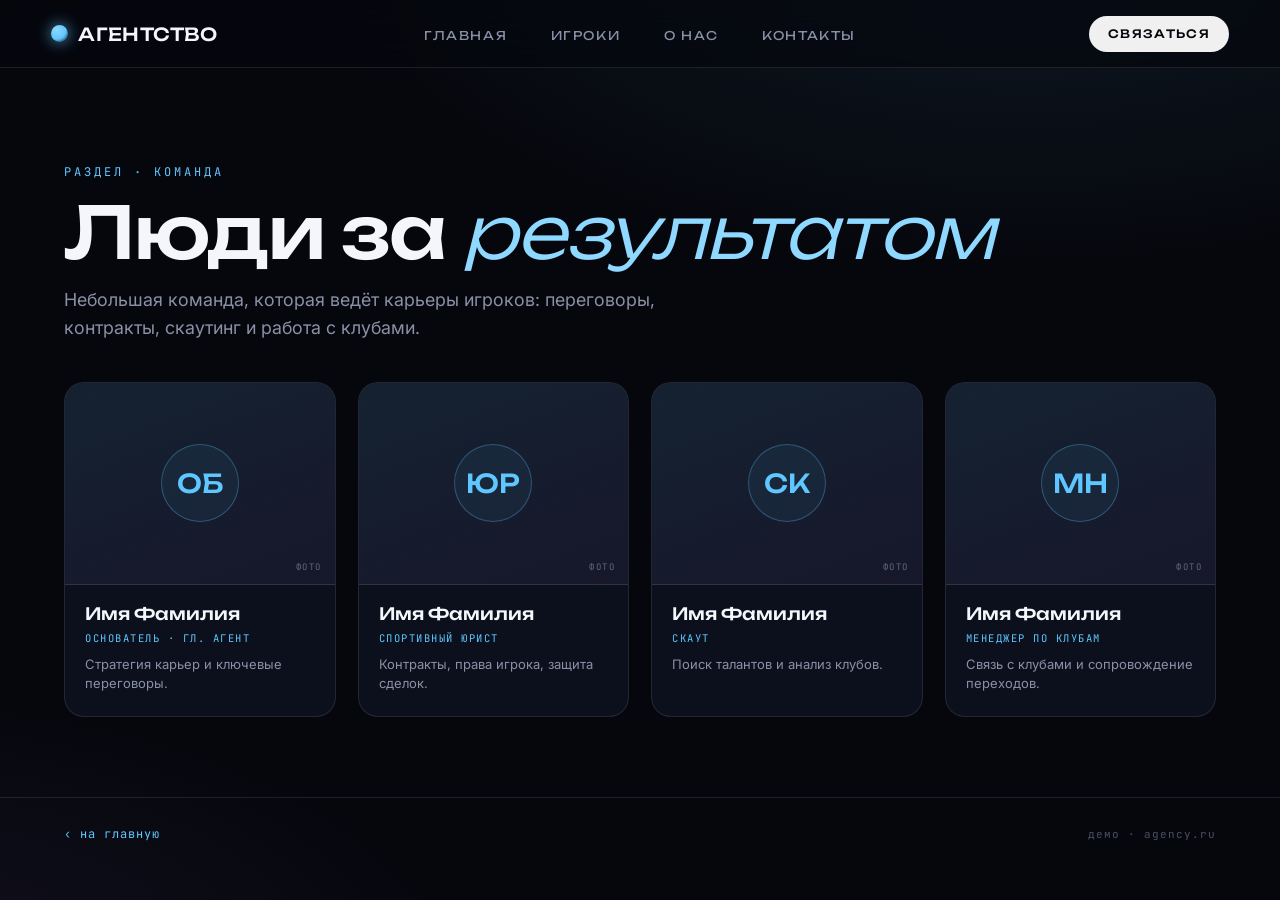
<file: team.html>
<!doctype html>
<html lang="ru">
<head>
<meta charset="UTF-8" />
<meta name="viewport" content="width=device-width, initial-scale=1" />
<title>Команда — Спортивное агентство</title>
<link rel="preconnect" href="https://fonts.googleapis.com" />
<link rel="preconnect" href="https://fonts.gstatic.com" crossorigin />
<link href="https://fonts.googleapis.com/css2?family=Unbounded:wght@400;500;600&family=Inter:wght@400;500;600&family=JetBrains+Mono:wght@400;500&display=swap" rel="stylesheet" />
<link rel="stylesheet" href="style.css" />
<style>
  .wrap{ max-width:1280px; margin:0 auto; padding:0 clamp(20px,5vw,72px); }
  .grid{ display:grid; grid-template-columns:repeat(4,1fr); gap:22px; }
  @media (max-width:1000px){ .grid{ grid-template-columns:repeat(2,1fr); } }
  @media (max-width:560px){ .grid{ grid-template-columns:1fr; } }
  .card{ background:var(--glass); border:1px solid var(--border); border-radius:20px; overflow:hidden; box-shadow:inset 0 1px 0 rgba(255,255,255,.08); transition:transform .3s, border-color .3s; }
  .card:hover{ transform:translateY(-4px); border-color:rgba(95,198,255,.35); }
  .card__photo{ position:relative; aspect-ratio:4/3; display:flex; align-items:center; justify-content:center;
    background:linear-gradient(160deg, rgba(95,198,255,.10), rgba(162,128,255,.07)), #0C0F1A; border-bottom:1px solid var(--border); }
  .card__photo .av{ width:78px;height:78px;border-radius:50%; border:1px solid rgba(95,198,255,.3); display:flex; align-items:center; justify-content:center; font-family:'Unbounded'; font-weight:500; font-size:26px; color:var(--accent); background:rgba(95,198,255,.06); }
  .card__photo .ph{ position:absolute; bottom:11px; right:13px; font-family:'JetBrains Mono'; font-size:9px; letter-spacing:1.5px; text-transform:uppercase; color:var(--muted); opacity:.65; }
  .card__b{ padding:18px 20px 22px; }
  .card__name{ font-family:'Unbounded'; font-weight:500; font-size:17px; margin-bottom:7px; }
  .card__role{ font-family:'JetBrains Mono'; font-size:10.5px; letter-spacing:1.5px; text-transform:uppercase; color:var(--accent); margin-bottom:10px; }
  .card__meta{ font-size:13px; color:var(--muted); line-height:1.5; }
</style>
</head>
<body>
  <nav class="nav">
    <a href="index.html" class="nav__logo"><span class="dot"></span> АГЕНТСТВО</a>
    <ul class="nav__links">
      <li><a href="index.html">Главная</a></li>
      <li><a href="players.html">Игроки</a></li>
      <li><a href="about.html">О нас</a></li>
      <li><a href="contact.html">Контакты</a></li>
    </ul>
    <a href="contact.html" class="nav__cta">Связаться</a>
  </nav>

  <header class="head reveal">
    <div class="head__k">Раздел · Команда</div>
    <h1 class="head__h">Люди за <em>результатом</em></h1>
    <p class="head__sub">Небольшая команда, которая ведёт карьеры игроков: переговоры, контракты, скаутинг и работа с клубами.</p>
  </header>

  <main class="wrap">
    <div class="grid reveal" style="animation-delay:.08s">
      <div class="card"><div class="card__photo"><span class="av">ОБ</span><span class="ph">фото</span></div>
        <div class="card__b"><div class="card__name">Имя Фамилия</div><div class="card__role">Основатель · гл. агент</div><div class="card__meta">Стратегия карьер и ключевые переговоры.</div></div></div>
      <div class="card"><div class="card__photo"><span class="av">ЮР</span><span class="ph">фото</span></div>
        <div class="card__b"><div class="card__name">Имя Фамилия</div><div class="card__role">Спортивный юрист</div><div class="card__meta">Контракты, права игрока, защита сделок.</div></div></div>
      <div class="card"><div class="card__photo"><span class="av">СК</span><span class="ph">фото</span></div>
        <div class="card__b"><div class="card__name">Имя Фамилия</div><div class="card__role">Скаут</div><div class="card__meta">Поиск талантов и анализ клубов.</div></div></div>
      <div class="card"><div class="card__photo"><span class="av">МН</span><span class="ph">фото</span></div>
        <div class="card__b"><div class="card__name">Имя Фамилия</div><div class="card__role">Менеджер по клубам</div><div class="card__meta">Связь с клубами и сопровождение переходов.</div></div></div>
    </div>
  </main>

  <footer class="foot">
    <a href="index.html" class="back">‹ на главную</a>
    <span>демо · agency.ru</span>
  </footer>
</body>
</html>
</file>
<file: style.css>
/* ===== Демо спортивного агентства — общие стили ===== */
/* Плавный кроссфейд между страницами (наезд → раздел без скачка) */
@view-transition{ navigation:auto; }

:root{
  --bg:#06070D; --bg2:#0A0C16; --surface:#11131F;
  --text:#F4F6FB; --muted:#8A90A6; --muted2:#4A4F63;
  --accent:#5FC6FF; --violet:#A280FF;
  --border:rgba(244,246,251,.10); --border2:rgba(244,246,251,.20);
  --glass:hsl(225 40% 12% / .55);
}
*{box-sizing:border-box; margin:0; padding:0;}
html{ scroll-behavior:smooth; }
body{
  background:
    radial-gradient(1200px 600px at 80% -10%, rgba(95,198,255,.10), transparent 60%),
    radial-gradient(1000px 500px at -10% 110%, rgba(162,128,255,.08), transparent 60%),
    var(--bg);
  color:var(--text); font-family:'Inter',-apple-system,sans-serif;
  min-height:100vh; -webkit-font-smoothing:antialiased;
}
a{ color:inherit; text-decoration:none; }
h1,h2,h3{ font-family:'Unbounded',sans-serif; font-weight:500; letter-spacing:-.02em; line-height:1.05; }
em{ font-style:italic; color:#8FD8FF; font-weight:300; }
.mono{ font-family:'JetBrains Mono',monospace; }
.acc{ color:var(--accent); }
.muted{ color:var(--muted); }

/* ===== Навбар ===== */
.nav{
  position:sticky; top:0; z-index:50;
  display:flex; align-items:center; justify-content:space-between;
  padding:0 clamp(20px,4vw,52px); height:68px;
  background:rgba(6,7,13,.72); backdrop-filter:blur(20px) saturate(1.4);
  -webkit-backdrop-filter:blur(20px) saturate(1.4);
  border-bottom:1px solid var(--border);
}
.nav__logo{ display:flex; align-items:center; gap:10px; font-family:'Unbounded'; font-weight:500; font-size:18px; letter-spacing:.4px; z-index:2; }
.nav__logo .dot{ width:17px;height:17px;border-radius:50%; background:radial-gradient(circle at 35% 30%, #8FD8FF, #5FC6FF 55%, #06070D 100%); box-shadow:0 0 14px 2px rgba(95,198,255,.5); }
/* центрированное минимальное меню — как у epicsports */
.nav__links{ position:absolute; left:50%; transform:translateX(-50%); display:flex; gap:clamp(20px,3.4vw,46px); list-style:none; }
.nav__links a{ font-family:'Unbounded'; font-weight:400; font-size:12px; letter-spacing:1.6px; text-transform:uppercase; color:var(--muted); transition:color .2s; }
.nav__links a:hover, .nav__links a.on{ color:var(--accent); }
.nav__cta{ font-family:'Unbounded'; font-weight:500; font-size:11.5px; letter-spacing:1.3px; text-transform:uppercase; color:#06070D; background:rgba(255,255,255,.94); padding:11px 19px; border-radius:999px; transition:transform .25s, box-shadow .25s; z-index:2; }
.nav__cta:hover{ transform:translateY(-1px); box-shadow:0 0 28px rgba(95,198,255,.35); }
@media (max-width:820px){ .nav__links{ position:static; transform:none; gap:14px; font-size:10px; } .nav__cta{ display:none; } }
@media (max-width:560px){ .nav{ justify-content:center; } .nav__logo{ display:none; } }

/* ===== Хедер раздела ===== */
.head{ padding:clamp(56px,9vw,96px) clamp(20px,5vw,72px) clamp(28px,4vw,40px); max-width:1280px; margin:0 auto; }
.head__k{ font-family:'JetBrains Mono'; font-size:12px; letter-spacing:3px; text-transform:uppercase; color:var(--accent); margin-bottom:16px; }
.head__h{ font-size:clamp(40px,7vw,72px); line-height:1; }
.head__sub{ font-size:clamp(15px,1.4vw,18px); color:var(--muted); margin-top:18px; max-width:620px; line-height:1.55; }

/* ===== Анимация появления ===== */
@keyframes fadeUp{ from{ opacity:0; transform:translateY(14px);} to{ opacity:1; transform:none;} }
.reveal{ animation:fadeUp .7s cubic-bezier(.22,1,.36,1) both; }

/* ===== Открытие страницы раздела — лёгкий fade, как обычная вкладка ===== */
@keyframes pageReveal{ from{ opacity:0; } to{ opacity:1; } }
body > :not(.nav){ animation:pageReveal .3s ease both; }
@media (prefers-reduced-motion:reduce){ body > :not(.nav){ animation:none; } }

/* ===== Подвал ===== */
.foot{ margin-top:80px; padding:28px clamp(20px,5vw,72px); border-top:1px solid var(--border);
  display:flex; justify-content:space-between; align-items:center; flex-wrap:wrap; gap:12px;
  font-family:'JetBrains Mono'; font-size:11px; letter-spacing:1px; color:var(--muted2); max-width:1280px; margin-left:auto; margin-right:auto; }
.foot a{ color:var(--accent); }

/* ===== Кнопка назад ===== */
.back{ display:inline-flex; align-items:center; gap:8px; font-family:'JetBrains Mono'; font-size:12px; letter-spacing:1px; color:var(--muted); transition:color .2s; }
.back:hover{ color:var(--accent); }

/* ===== Контакты ===== */
.ct-wrap{ max-width:1100px; margin:0 auto; padding:0 clamp(20px,5vw,72px); display:grid; grid-template-columns:1.1fr .9fr; gap:30px; }
@media (max-width:820px){ .ct-wrap{ grid-template-columns:1fr; } }
.ct-card{ background:var(--glass); border:1px solid var(--border); border-radius:20px; padding:30px clamp(24px,3vw,38px); box-shadow:inset 0 1px 0 rgba(255,255,255,.07); }
.ct-row{ display:flex; flex-direction:column; gap:5px; padding:18px 0; border-bottom:1px solid var(--border); }
.ct-row:last-child{ border-bottom:0; }
.ct-row .k{ font-family:'JetBrains Mono'; font-size:10.5px; letter-spacing:2px; text-transform:uppercase; color:var(--accent); }
.ct-row .v{ font-size:17px; color:var(--text); }
.ct-row .v a{ color:var(--text); transition:color .2s; }
.ct-row .v a:hover{ color:var(--accent); }
.ct-form{ display:flex; flex-direction:column; gap:14px; }
.ct-form label{ font-family:'JetBrains Mono'; font-size:10.5px; letter-spacing:1.5px; text-transform:uppercase; color:var(--muted); margin-bottom:-6px; }
.ct-form input, .ct-form textarea{ font-family:'Inter',sans-serif; font-size:15px; color:var(--text);
  background:rgba(8,11,20,.6); border:1px solid var(--border2); border-radius:12px; padding:13px 15px; transition:border-color .2s; }
.ct-form input:focus, .ct-form textarea:focus{ outline:none; border-color:rgba(95,198,255,.55); }
.ct-form textarea{ min-height:104px; resize:vertical; }
.ct-form button{ margin-top:4px; font-family:'Unbounded'; font-weight:500; font-size:13px; letter-spacing:1px; text-transform:uppercase;
  color:#06070D; background:rgba(255,255,255,.94); border:none; border-radius:999px; padding:15px 22px; cursor:pointer; transition:transform .25s, box-shadow .25s; }
.ct-form button:hover{ transform:translateY(-2px); box-shadow:0 0 30px rgba(95,198,255,.4); }
</file>
